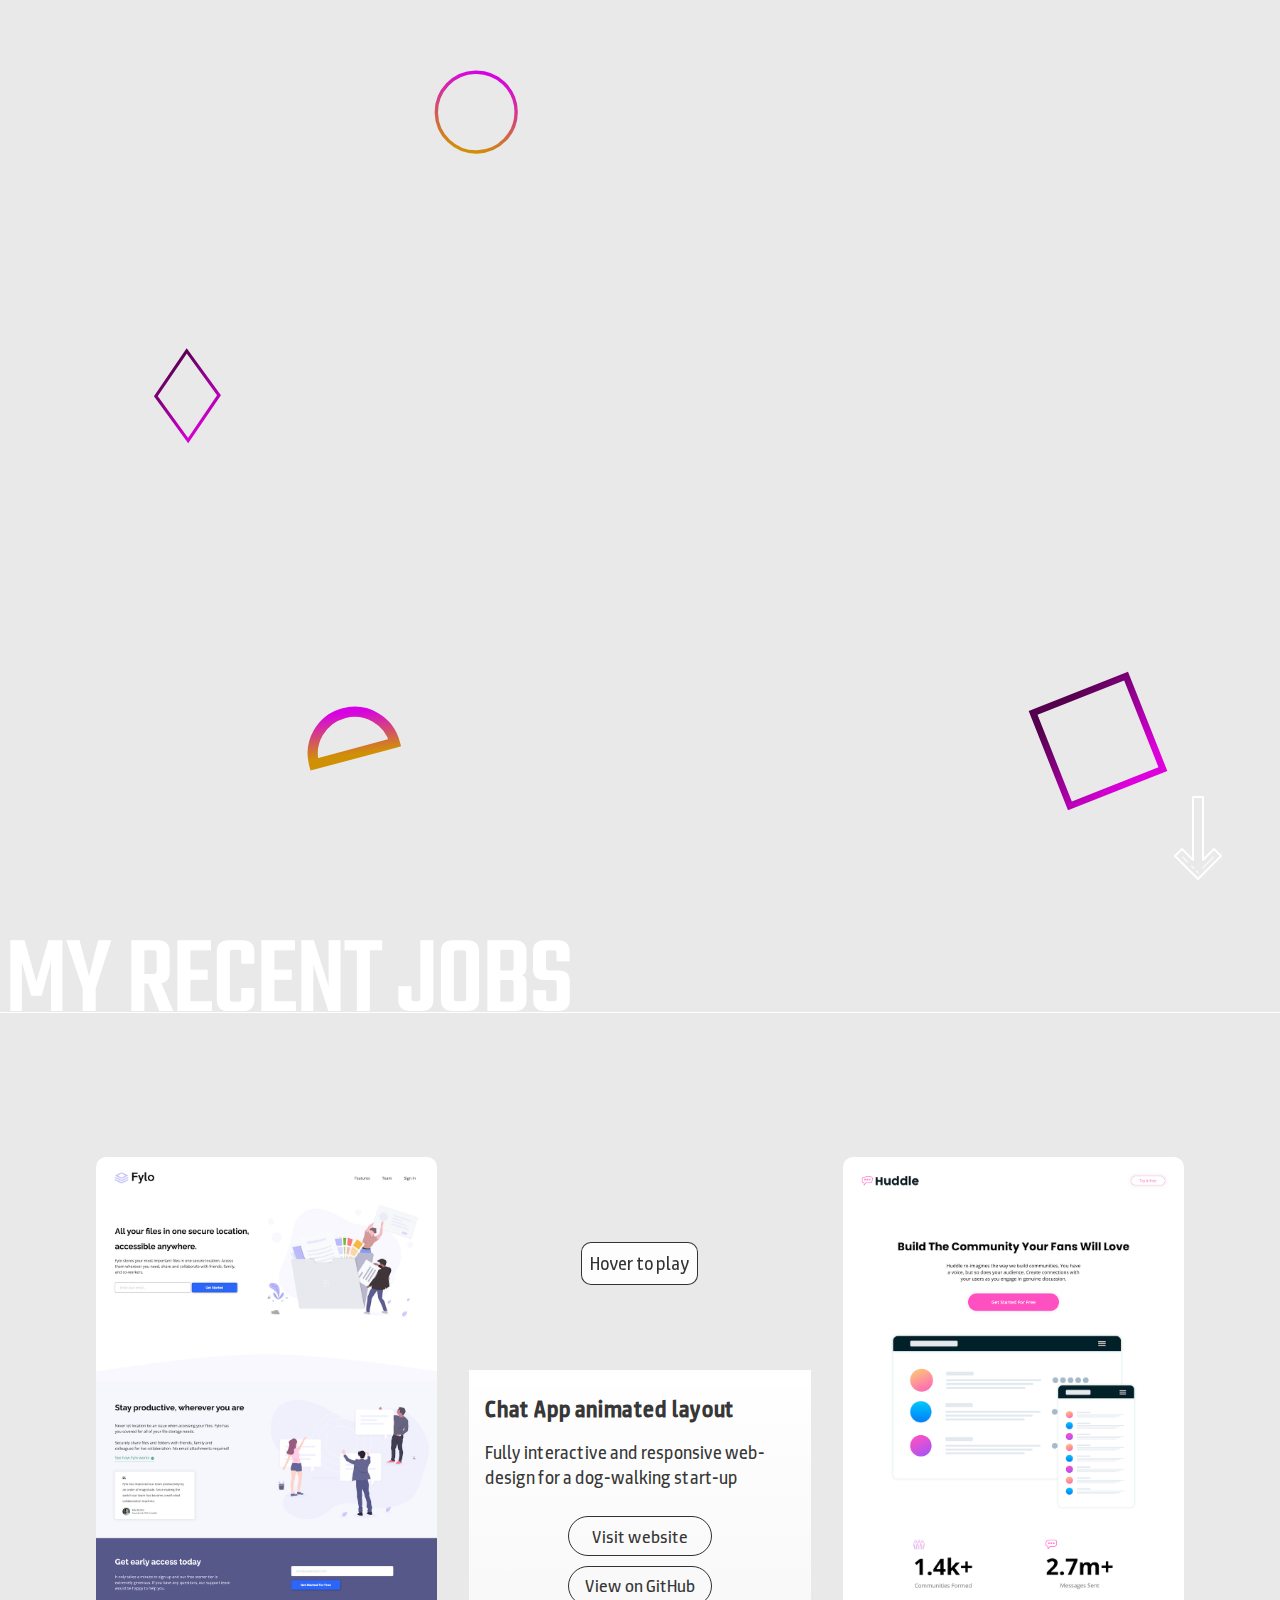
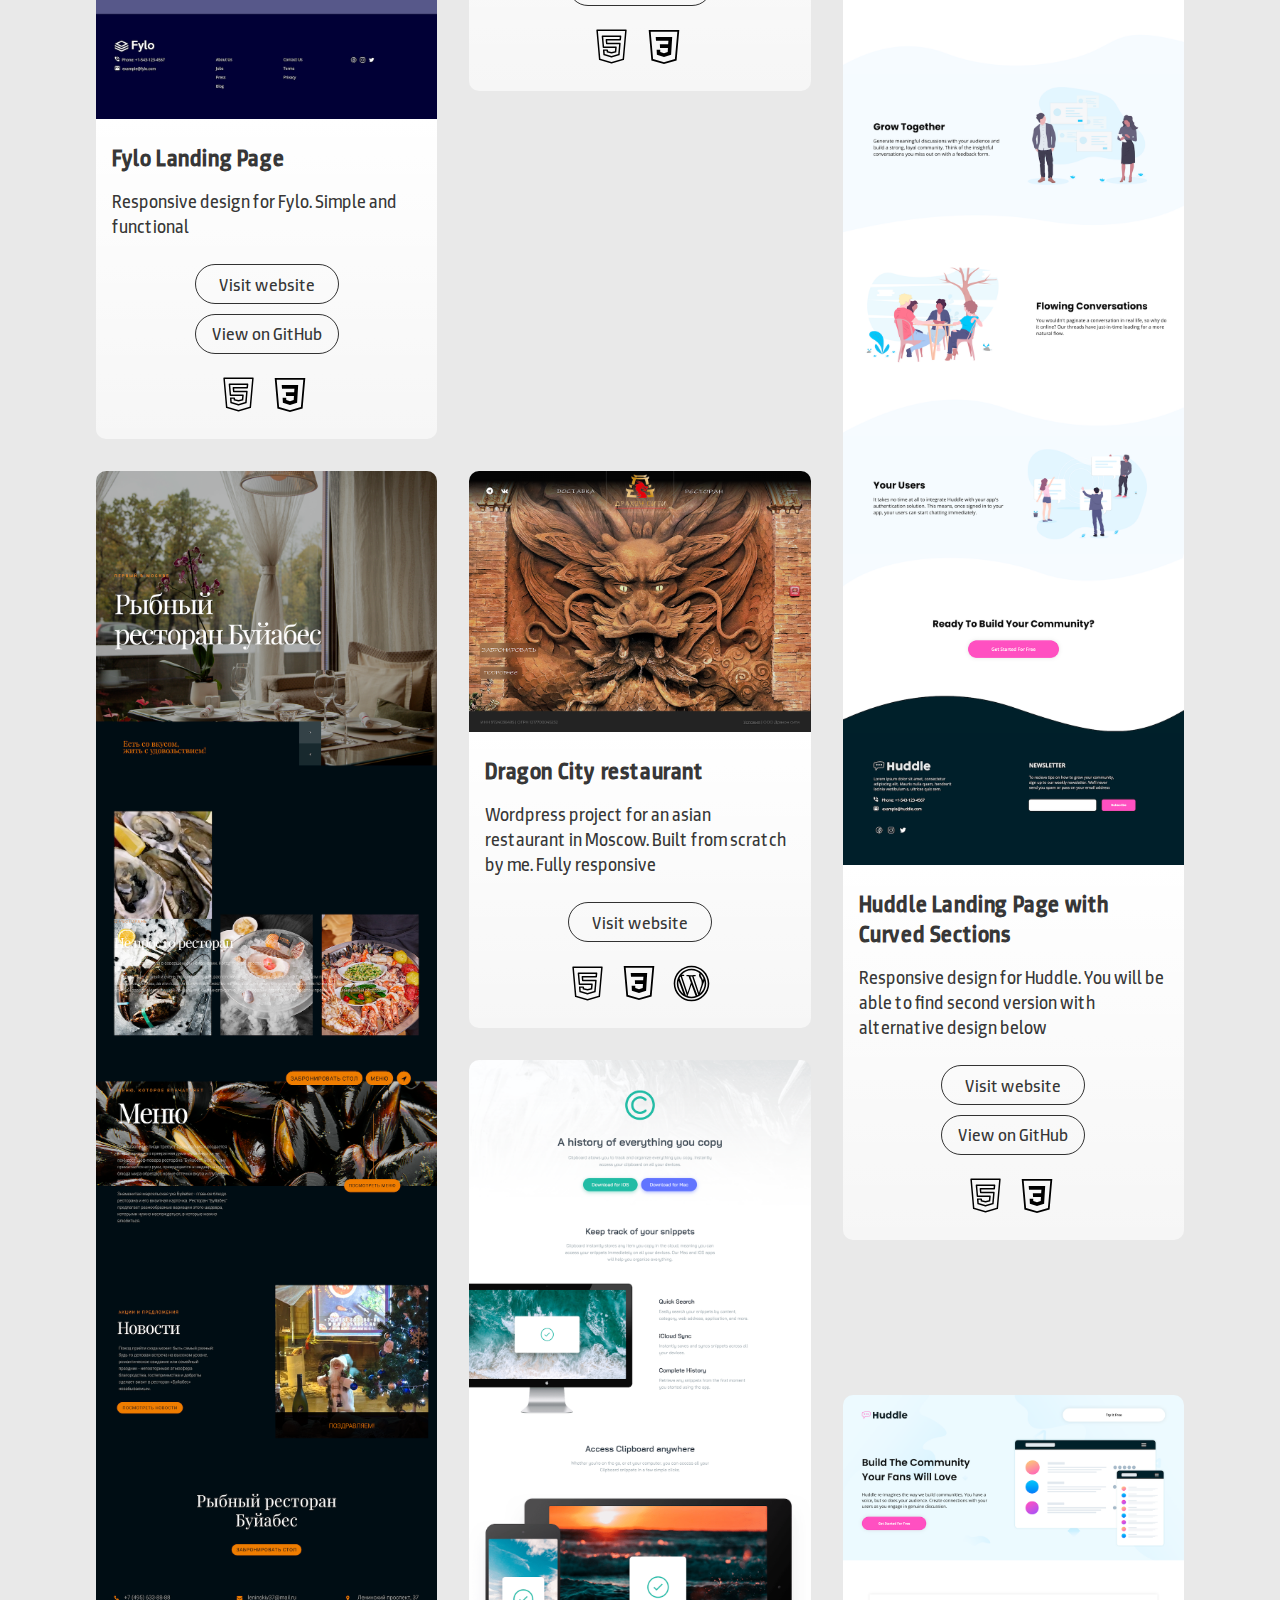
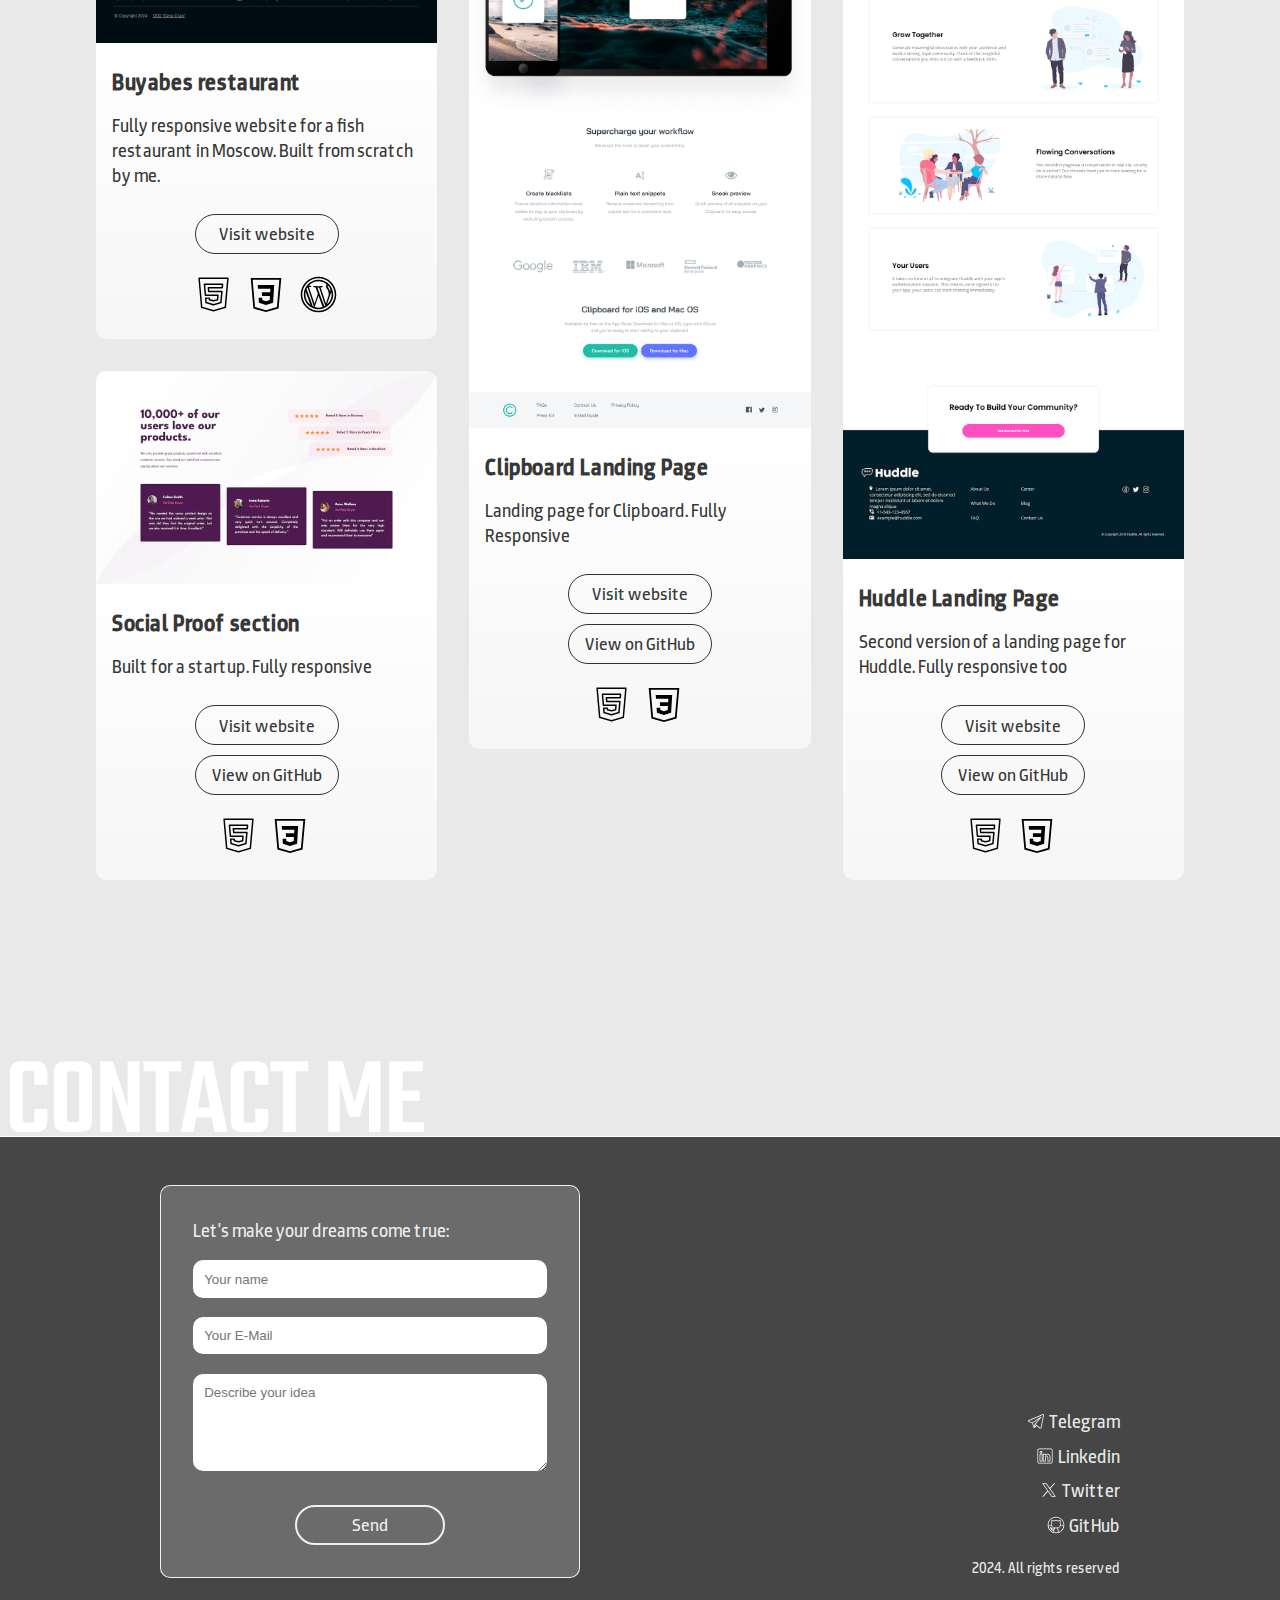
<file: index.html>
<!DOCTYPE html>
<html lang="en">
<head>
    <meta charset="UTF-8">
    <meta name="viewport" content="width=device-width, initial-scale=1.0">
    <title>Oleg Grigorenko | Web Developer</title>
    <link rel="stylesheet" href="./src/css/style.css">
    <link rel="stylesheet" href="./src/css/fonts_eng.css">
    <link href="https://fonts.googleapis.com/css2?family=Teko:wght@300..700&display=swap" rel="stylesheet">
</head>
<body>
    <header>
        <div class="logo">
            <img src="./images/peace-sign.svg" alt="">
            <h1>grigorenko</h1>
        </div>
        <nav>
            <ul>
                <li><a href="#introduction">About Me</a></li>
                <li><a href="#projects">Projects</a></li>
                <li><a href="#contact">Contact</a></li>
                <li><a href="./index_rus.html"><img src="./images/icons8-russia-48.png" alt=""></a></li>
            </ul>
        </nav>
        <div class="nav-sign" id="menu-button">
            <div class="stripe s1" id="s1"></div>
            <div class="stripe s2" id="s2"></div>
            <div class="stripe s3" id="s3"></div>
        </div>
    </header>
    <main>
        <div id="introduction">
            <div class="pinkfield" id="pink"></div>
            <div class="grayfield">
                <img src="./images/IMG_1599.PNG" alt="Oleg Grigorenko photo">
                <div class="whitebox right">
                    <div class="text">
                        <h2>Hi! I'm Frontend Developer</h2>
                        <p>
                            My name is Oleg Grigorenko and this is my portfolio <br>
                            Back in the days I was a CS student at Bauman's Moscow State Technical University,
                            but I chose enterpreneurship. <br> 
                            Now I'm back to the roots and build beautiful websites 
                            with both technical and business skills!
                        </p>
                        <div class="skills">
                            <img src="./images/icons8-html5.svg" alt="HTML5" id="html-icon">
                            <img src="./images/icons8-css3.svg" alt="CSS3" id="css-icon">
                            <img src="./images/icons8-js.svg" alt="JavaScript" id="js-icon">
                            <img src="./images/icons8-react-js-64.png" alt="React JS" id="react-icon">
                            <img src="./images/icons8-blender-3d.svg" alt="Blender" id="blender-icon">
                            <img src="./images/icons8-wordpress.svg" alt="WordPress" id="wp-icon">
                        </div>
                    </div>
                </div>
                <div id="arrow">
                    <a href="#projects"><img src="./images/icons8-arrow-100.png" alt=""></a>
                </div>
            </div>
        </div>
        <div id="projects">
            <h3>My recent jobs</h3>
            <div class="line"></div>
            <div class="projects-grid">
                <div class="project-card с1">
                    <img src="./images/grgrnkoo.github.io_Fylo-Landing-Page-With-Two-Columns-Layout__email= (1).png" alt="Fylo Landing page" class="preview">
                    <div class="description">
                        <h4>Fylo Landing Page</h4>
                        <p>Responsive design for Fylo. Simple and functional</p>
                        <div class="linkbar">
                            <a href="https://grgrnkoo.github.io/Fylo-Landing-Page-With-Two-Columns-Layout/" target="_blank"><button class="visit"><img src="./images/icons8-link.svg" alt=""><span>Visit website</span></button></a>
                            <a href="https://github.com/grgrnkoo/Fylo-Landing-Page-With-Two-Columns-Layout" target="_blank"><button class="github"><img src="./images/icons8-github.svg" alt=""><span>View on GitHub</span></button></a>
                        </div>
                        <div class="project-skills">
                            <img src="./images/icons8-html5.svg" alt="HTML5" class="htmlimage">
                            <img src="./images/icons8-css3.svg" alt="CSS3">
                        </div>
                    </div>
                </div>
                <div class="project-card с2">
                    <div class="videobox">
                        <video src="./images/chat-app.mov" class="preview" id="chatapp" muted></video>
                        <div id="hover1"><p>Hover to play</p></div>
                        <img src="./images/chatapp.png" alt="Chat App preview">
                    </div>
                    <div class="description">
                        <h4>Chat App animated layout</h4>
                        <p>Fully interactive and responsive web-design for a dog-walking start-up</p>
                        <div class="linkbar">
                            <a href="https://grgrnkoo.github.io/Chat-app-CSS-illustration/" target="_blank"><button class="visit"><img src="./images/icons8-link.svg" alt=""><span>Visit website</span></button></a>
                            <a href="https://github.com/grgrnkoo/Chat-app-CSS-illustration" target="_blank"><button class="github"><img src="./images/icons8-github.svg" alt=""><span>View on GitHub</span></button></a>
                        </div>
                        <div class="project-skills">
                            <img src="./images/icons8-html5.svg" alt="HTML5" class="htmlimage">
                            <img src="./images/icons8-css3.svg" alt="CSS3">
                        </div>
                    </div>
                </div>
                <div class="project-card c3 tall">
                    <img src="./images/grgrnkoo.github.io_Huddle-Landing-Page-with-Curved-Sections_ (1).png" alt="Huddle Landing with Curved Sections" class="preview">
                    <div class="description">
                        <h4>Huddle Landing Page with Curved Sections</h4>
                        <p>Responsive design for Huddle. You will be able to find second version with alternative design below</p>
                        <div class="linkbar">
                            <a href="https://grgrnkoo.github.io/Huddle-Landing-Page-with-Curved-Sections/" target="_blank"><button class="visit"><img src="./images/icons8-link.svg" alt=""><span>Visit website</span></button></a>
                            <a href="https://github.com/grgrnkoo/Huddle-Landing-Page-with-Curved-Sections" target="_blank"><button class="github"><img src="./images/icons8-github.svg" alt=""><span>View on GitHub</span></button></a>
                        </div>
                        <div class="project-skills">
                            <img src="./images/icons8-html5.svg" alt="HTML5" class="htmlimage">
                            <img src="./images/icons8-css3.svg" alt="CSS3">
                        </div>
                    </div>
                </div>
                <div class="project-card c4 tall">
                    <img src="./images/buyabes.ru_.png" alt="Buyabes restaurant" class="preview">
                    <div class="description">
                        <h4>Buyabes restaurant</h4>
                        <p>Fully responsive website for a fish restaurant in Moscow. Built from scratch by me.</p>
                        <div class="linkbar">
                            <a href="http://buyabes.ru/" target="_blank"><button class="visit"><img src="./images/icons8-link.svg" alt=""><span>Visit website</span></button></a>
                        </div>
                        <div class="project-skills">
                            <img src="./images/icons8-html5.svg" alt="HTML5" class="htmlimage">
                            <img src="./images/icons8-css3.svg" alt="CSS3">
                            <img src="./images/icons8-wordpress.svg" alt="Wordpress" class="wpimage">
                        </div>
                    </div>
                </div>
                <div class="project-card c5">
                    <img src="./images/dragoncity.ru_.png" alt="DragonCity" class="preview">
                    <div class="description">
                        <h4>Dragon City restaurant</h4>
                        <p>Wordpress project for an asian restaurant in Moscow. Built from scratch by me. Fully responsive</p>
                        <div class="linkbar">
                            <a href="https://dragoncity.ru/" target="_blank"><button class="visit"><img src="./images/icons8-link.svg" alt=""><span>Visit website</span></button></a>
                        </div>
                        <div class="project-skills">
                            <img src="./images/icons8-html5.svg" alt="HTML5" class="htmlimage">
                            <img src="./images/icons8-css3.svg" alt="CSS3">
                            <img src="./images/icons8-wordpress.svg" alt="Wordpress" class="wpimage">
                        </div>
                    </div>
                </div>
                <div class="project-card c6 tall">
                    <img src="./images/grgrnkoo.github.io_Clipboard-Landing-Page_ (1).png" alt="Clipboard Landing Page" class="preview">
                    <div class="description">
                        <h4>Clipboard Landing Page</h4>
                        <p>Landing page for Clipboard. Fully Responsive</p>
                        <div class="linkbar">
                            <a href="https://grgrnkoo.github.io/Clipboard-Landing-Page/" target="_blank"><button class="visit"><img src="./images/icons8-link.svg" alt=""><span>Visit website</span></button></a>
                            <a href="https://github.com/grgrnkoo/Clipboard-Landing-Page" target="_blank"><button class="github"><img src="./images/icons8-github.svg" alt=""><span>View on GitHub</span></button></a>
                        </div>
                        <div class="project-skills">
                            <img src="./images/icons8-html5.svg" alt="HTML5" class="htmlimage">
                            <img src="./images/icons8-css3.svg" alt="CSS3">
                        </div>
                    </div>
                </div>
                <div class="project-card c7 medium-tall">
                    <img src="./images/127.0.0.1_5500_index.html (1).png" alt="Huddle Landing Page" class="preview">
                    <div class="description">
                        <h4>Huddle Landing Page</h4>
                        <p>Second version of a landing page for Huddle. Fully responsive too</p>
                        <div class="linkbar">
                            <a href="https://grgrnkoo.github.io/Huddle-Landing-Page-With-Alternating-Feature-Blocks/" target="_blank"><button class="visit"><img src="./images/icons8-link.svg" alt=""><span>Visit website</span></button></a>
                            <a href="https://github.com/grgrnkoo/Huddle-Landing-Page-With-Alternating-Feature-Blocks/upload" target="_blank"><button class="github"><img src="./images/icons8-github.svg" alt=""><span>View on GitHub</span></button></a>
                        </div>
                        <div class="project-skills">
                            <img src="./images/icons8-html5.svg" alt="HTML5" class="htmlimage">
                            <img src="./images/icons8-css3.svg" alt="CSS3">
                        </div>
                    </div>
                </div>
                <div class="project-card c8">
                    <img src="./images/grgrnkoo.github.io_Social-Proof-Section_.png" alt="Social Proof Section" class="preview">
                    <div class="description">
                        <h4>Social Proof section</h4>
                        <p>Built for a startup. Fully responsive</p>
                        <div class="linkbar">
                            <a href="https://grgrnkoo.github.io/Social-Proof-Section/" target="_blank"><button class="visit"><img src="./images/icons8-link.svg" alt=""><span>Visit website</span></button></a>
                            <a href="https://github.com/grgrnkoo/Social-Proof-Section" target="_blank"><button class="github"><img src="./images/icons8-github.svg" alt=""><span>View on GitHub</span></button></a>
                        </div>
                        <div class="project-skills">
                            <img src="./images/icons8-html5.svg" alt="HTML5" class="htmlimage">
                            <img src="./images/icons8-css3.svg" alt="CSS3">
                        </div>
                    </div>
                </div>
                </div>
            </div>
        </div>
    </main>
    <footer id="contact">
        <div class="heading"><h3>Contact me</h3></div>
        <div class="line"></div>
        <div class="horizontalblock">
            <div class="contactform">
                <p>Let's make your dreams come true:</p>
                <form action="https://formsubmit.co/69b3777eba0c80b404bcf78e51695e23" method="post" autocomplete="on">
                    <input type="text" name="Name" placeholder="Your name" required>
                    <input type="email" name E-Mail placeholder="Your E-Mail" required>
                    <textarea name="ideas" id="ideas" placeholder="Describe your idea" rows="5"></textarea>
                    <input type="submit" value="Send">
                </form>
            </div>
            <div class="socials">
                <div class="socialsinner">
                    <a href="https://t.me/grgrnkoo" target="_blank"><img src="./images/icons8-telegram.svg" alt="">Telegram</a>
                    <a href="https://www.linkedin.com/in/oleg-grigorenko-991664117/" target="_blank"><img src="./images/icons8-linkedin.svg" alt="">Linkedin</a>
                    <a href="https://twitter.com/Oleg_JS" target="_blank"><img src="./images/icons8-twitterx.svg" alt="">Twitter</a>
                    <a href="https://github.com/grgrnkoo/" target="_blank"><img src="./images/icons8-github.svg" alt="">GitHub</a>
                </div>
                <p class="rights">2024. All rights reserved</p>
            </div>
        </div>
    </footer>
    <script src="./script.js"></script>
</body>
</html>
</file>
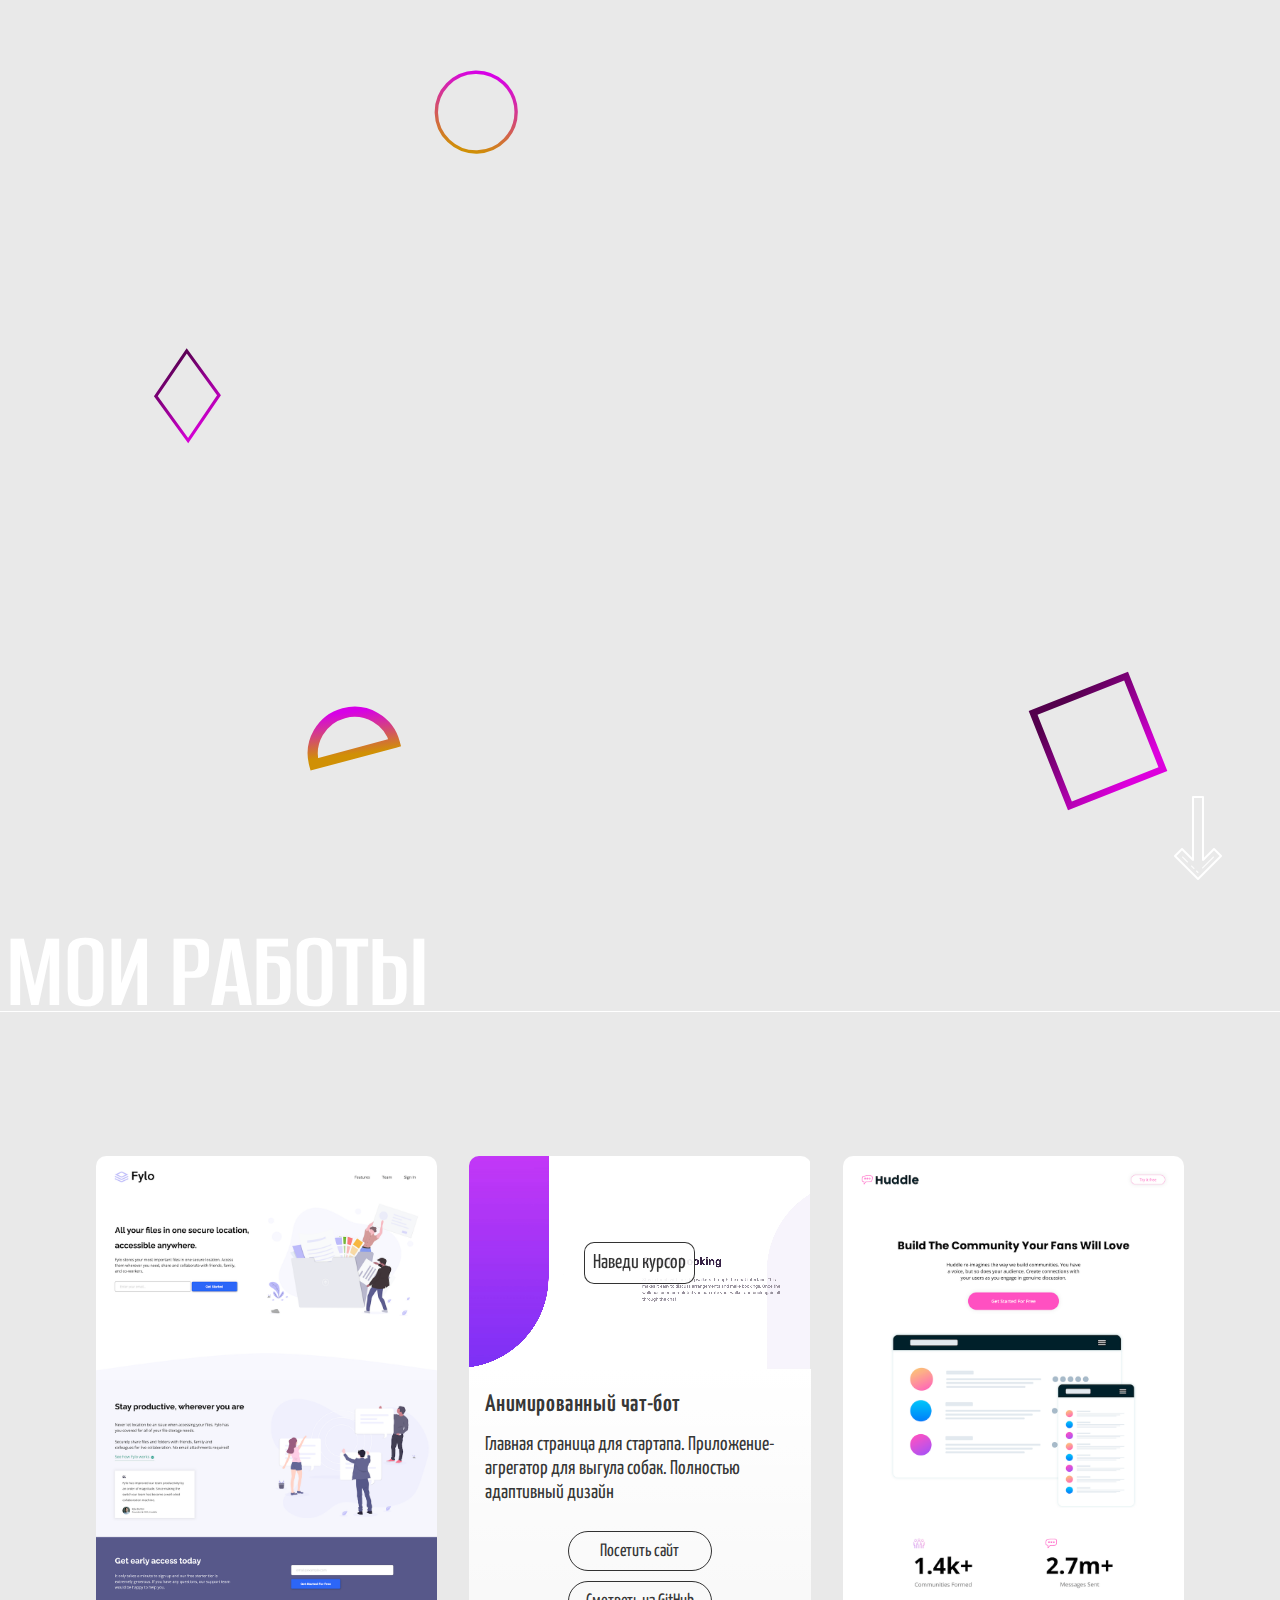
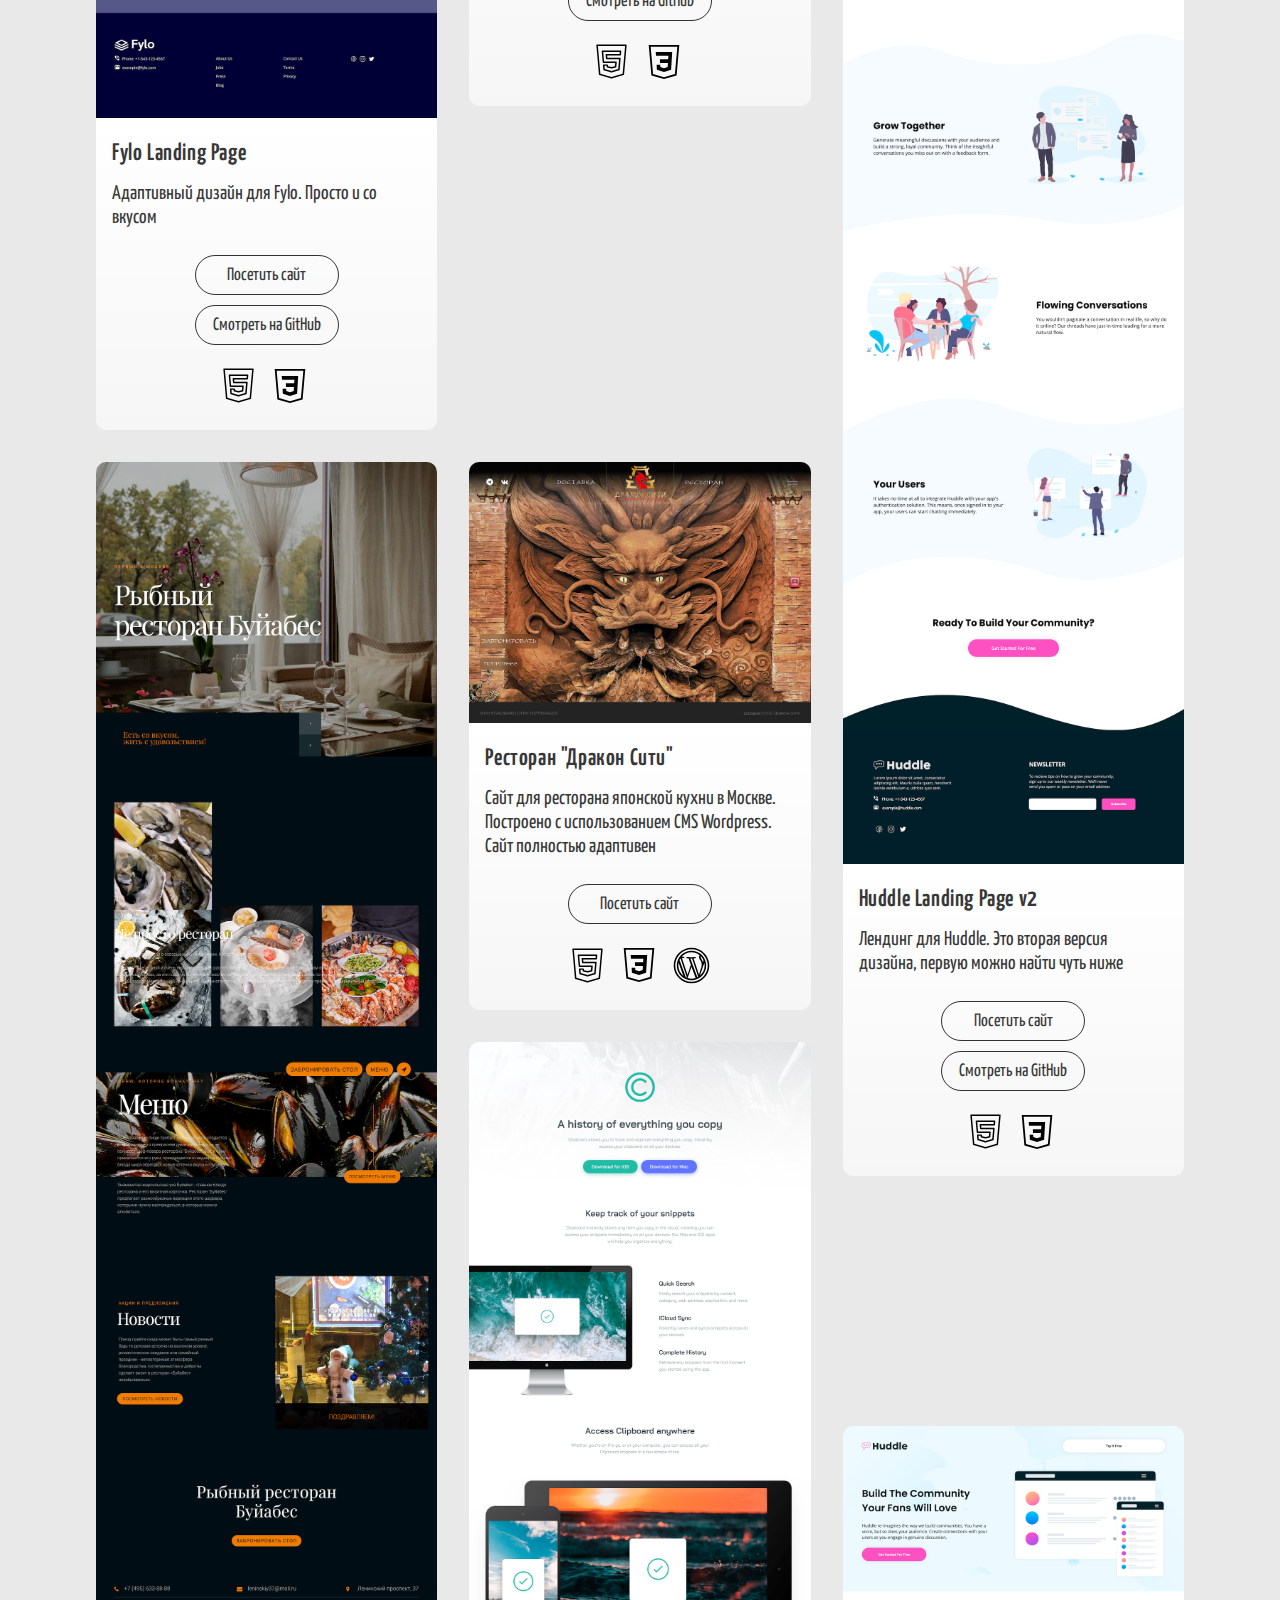
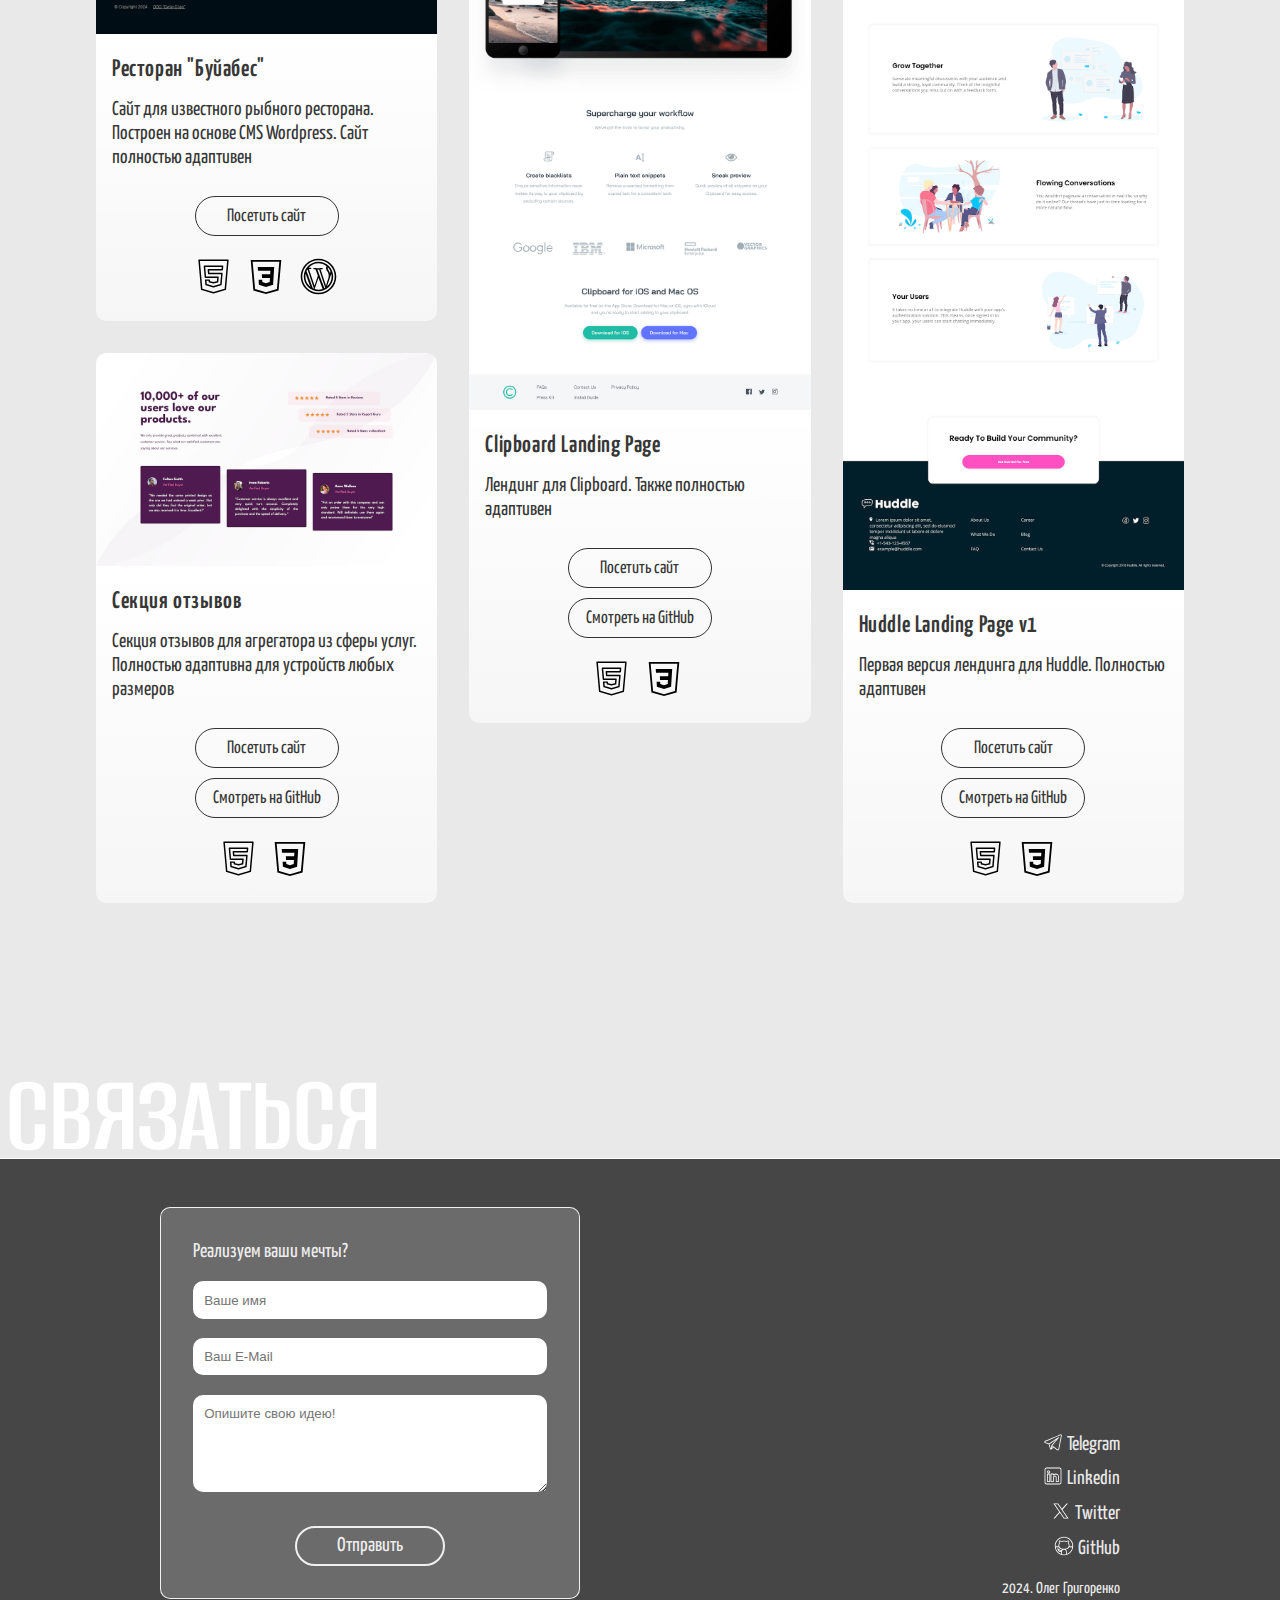
<file: index_rus.html>
<!DOCTYPE html>
<html lang="en">
<head>
    <meta charset="UTF-8">
    <meta name="viewport" content="width=device-width, initial-scale=1.0">
    <title>Oleg Grigorenko | Web Developer</title>
    <link rel="stylesheet" href="./src/css/style.css">
    <link rel="stylesheet" href="./src/css/fonts_rus.css">
    <link href="https://fonts.googleapis.com/css2?family=Yanone+Kaffeesatz:wght@200..700&display=swap" rel="stylesheet">
    <link href="https://fonts.googleapis.com/css2?family=Alumni+Sans:ital,wght@0,100..900;1,100..900&display=swap" rel="stylesheet">
    <link href="https://fonts.googleapis.com/css2?family=Teko:wght@300..700&display=swap" rel="stylesheet">
</head>
<body>
    <header>
        <div class="logo">
            <img src="./images/peace-sign.svg" alt="">
            <h1>grigorenko</h1>
        </div>
        <nav>
            <ul>
                <li><a href="#introduction">Обо мне</a></li>
                <li><a href="#projects">Проекты</a></li>
                <li><a href="#contact">Контакты</a></li>
                <li><a href="./index.html"><img src="./images/icons8-english-48.png" alt=""></a></li>
            </ul>
        </nav>
        <div class="nav-sign" id="menu-button">
            <div class="stripe s1" id="s1"></div>
            <div class="stripe s2" id="s2"></div>
            <div class="stripe s3" id="s3"></div>
        </div>
    </header>
    <main>
        <div id="introduction">
            <div class="pinkfield" id="pink"></div>
            <div class="grayfield">
                <img src="./images/IMG_1599.PNG" alt="Oleg Grigorenko photo">
                <div class="whitebox right">
                    <div class="text">
                        <h2>Привет! Я фронтенд-разработчик!</h2>
                        <p>
                            Меня зовут Олег Григоренко и это мое портфолио. <br>
                            Когда то я учился в МГТУ им. Баумана на факульете Информационные системы и телекоммуникации(ИУ3), но в итоге выбрал предпринимательство.
                            Спустя годы я понял, что вижу себя в сфере креатива и разработки, поэтому я вернулся к разработке и делаю креативные сайты с применением бизнес-навыков!
                        </p>
                        <div class="skills">
                            <img src="./images/icons8-html5.svg" alt="HTML5" id="html-icon">
                            <img src="./images/icons8-css3.svg" alt="CSS3" id="css-icon">
                            <img src="./images/icons8-js.svg" alt="JavaScript" id="js-icon">
                            <img src="./images/icons8-react-js-64.png" alt="React JS" id="react-icon">
                            <img src="./images/icons8-blender-3d.svg" alt="Blender" id="blender-icon">
                            <img src="./images/icons8-wordpress.svg" alt="WordPress" id="wp-icon">
                        </div>
                    </div>
                </div>
                <div id="arrow">
                    <a href="#projects"><img src="./images/icons8-arrow-100.png" alt=""></a>
                </div>
            </div>
        </div>
        <div id="projects">
            <h3>Мои работы</h3>
            <div class="line"></div>
            <div class="projects-grid">
                <div class="project-card с1">
                    <img src="./images/grgrnkoo.github.io_Fylo-Landing-Page-With-Two-Columns-Layout__email= (1).png" alt="Fylo Landing page" class="preview">
                    <div class="description">
                        <h4>Fylo Landing Page</h4>
                        <p>Адаптивный дизайн для Fylo. Просто и со вкусом</p>
                        <div class="linkbar">
                            <a href="https://grgrnkoo.github.io/Fylo-Landing-Page-With-Two-Columns-Layout/" target="_blank"><button class="visit"><img src="./images/icons8-link.svg" alt=""><span>Посетить сайт</span></button></a>
                            <a href="https://github.com/grgrnkoo/Fylo-Landing-Page-With-Two-Columns-Layout" target="_blank"><button class="github"><img src="./images/icons8-github.svg" alt=""><span>Смотреть на GitHub</span></button></a>
                        </div>
                        <div class="project-skills">
                            <img src="./images/icons8-html5.svg" alt="HTML5" class="htmlimage">
                            <img src="./images/icons8-css3.svg" alt="CSS3">
                        </div>
                    </div>
                </div>
                <div class="project-card с2">
                    <div class="videobox">
                        <video src="./images/chat-app.mov" class="preview" id="chatapp" muted></video>
                        <div id="hover1"><p>Наведи курсор</p></div>
                        <img src="./images/chatapp.png" alt="Chat App preview">
                    </div>
                    <div class="description">
                        <h4>Анимированный чат-бот</h4>
                        <p>Главная страница для стартапа. Приложение-агрегатор для выгула собак. Полностью адаптивный дизайн</p>
                        <div class="linkbar">
                            <a href="https://grgrnkoo.github.io/Chat-app-CSS-illustration/" target="_blank"><button class="visit"><img src="./images/icons8-link.svg" alt=""><span>Посетить сайт</span></button></a>
                            <a href="https://github.com/grgrnkoo/Chat-app-CSS-illustration" target="_blank"><button class="github"><img src="./images/icons8-github.svg" alt=""><span>Смотреть на GitHub</span></button></a>
                        </div>
                        <div class="project-skills">
                            <img src="./images/icons8-html5.svg" alt="HTML5" class="htmlimage">
                            <img src="./images/icons8-css3.svg" alt="CSS3">
                        </div>
                    </div>
                </div>
                <div class="project-card c3 tall">
                    <img src="./images/grgrnkoo.github.io_Huddle-Landing-Page-with-Curved-Sections_ (1).png" alt="Huddle Landing with Curved Sections" class="preview">
                    <div class="description">
                        <h4>Huddle Landing Page v2</h4>
                        <p>Лендинг для Huddle. Это вторая версия дизайна, первую можно найти чуть ниже</p>
                        <div class="linkbar">
                            <a href="https://grgrnkoo.github.io/Huddle-Landing-Page-with-Curved-Sections/" target="_blank"><button class="visit"><img src="./images/icons8-link.svg" alt=""><span>Посетить сайт</span></button></a>
                            <a href="https://github.com/grgrnkoo/Huddle-Landing-Page-with-Curved-Sections" target="_blank"><button class="github"><img src="./images/icons8-github.svg" alt=""><span>Смотреть на GitHub</span></button></a>
                        </div>
                        <div class="project-skills">
                            <img src="./images/icons8-html5.svg" alt="HTML5" class="htmlimage">
                            <img src="./images/icons8-css3.svg" alt="CSS3">
                        </div>
                    </div>
                </div>
                <div class="project-card c4 tall">
                    <img src="./images/buyabes.ru_.png" alt="Buyabes restaurant" class="preview">
                    <div class="description">
                        <h4>Ресторан "Буйабес"</h4>
                        <p>Сайт для известного рыбного ресторана. Построен на основе CMS Wordpress. Сайт полностью адаптивен</p>
                        <div class="linkbar">
                            <a href="http://buyabes.ru/" target="_blank"><button class="visit"><img src="./images/icons8-link.svg" alt=""><span>Посетить сайт</span></button></a>
                        </div>
                        <div class="project-skills">
                            <img src="./images/icons8-html5.svg" alt="HTML5" class="htmlimage">
                            <img src="./images/icons8-css3.svg" alt="CSS3">
                            <img src="./images/icons8-wordpress.svg" alt="Wordpress" class="wpimage">
                        </div>
                    </div>
                </div>
                <div class="project-card c5">
                    <img src="./images/dragoncity.ru_.png" alt="DragonCity" class="preview">
                    <div class="description">
                        <h4>Ресторан "Дракон Сити"</h4>
                        <p>Сайт для ресторана японской кухни в Москве. Построено с использованием CMS Wordpress. Сайт полностью адаптивен</p>
                        <div class="linkbar">
                            <a href="https://dragoncity.ru/" target="_blank"><button class="visit"><img src="./images/icons8-link.svg" alt=""><span>Посетить сайт</span></button></a>
                        </div>
                        <div class="project-skills">
                            <img src="./images/icons8-html5.svg" alt="HTML5" class="htmlimage">
                            <img src="./images/icons8-css3.svg" alt="CSS3">
                            <img src="./images/icons8-wordpress.svg" alt="Wordpress" class="wpimage">
                        </div>
                    </div>
                </div>
                <div class="project-card c6 tall">
                    <img src="./images/grgrnkoo.github.io_Clipboard-Landing-Page_ (1).png" alt="Clipboard Landing Page" class="preview">
                    <div class="description">
                        <h4>Clipboard Landing Page</h4>
                        <p>Лендинг для Clipboard. Также полностью адаптивен</p>
                        <div class="linkbar">
                            <a href="https://grgrnkoo.github.io/Clipboard-Landing-Page/" target="_blank"><button class="visit"><img src="./images/icons8-link.svg" alt=""><span>Посетить сайт</span></button></a>
                            <a href="https://github.com/grgrnkoo/Clipboard-Landing-Page" target="_blank"><button class="github"><img src="./images/icons8-github.svg" alt=""><span>Смотреть на GitHub</span></button></a>
                        </div>
                        <div class="project-skills">
                            <img src="./images/icons8-html5.svg" alt="HTML5" class="htmlimage">
                            <img src="./images/icons8-css3.svg" alt="CSS3">
                        </div>
                    </div>
                </div>
                <div class="project-card c7 medium-tall">
                    <img src="./images/127.0.0.1_5500_index.html (1).png" alt="Huddle Landing Page" class="preview">
                    <div class="description">
                        <h4>Huddle Landing Page v1</h4>
                        <p>Первая версия лендинга для Huddle. Полностью адаптивен</p>
                        <div class="linkbar">
                            <a href="https://grgrnkoo.github.io/Huddle-Landing-Page-With-Alternating-Feature-Blocks/" target="_blank"><button class="visit"><img src="./images/icons8-link.svg" alt=""><span>Посетить сайт</span></button></a>
                            <a href="https://github.com/grgrnkoo/Huddle-Landing-Page-With-Alternating-Feature-Blocks/upload" target="_blank"><button class="github"><img src="./images/icons8-github.svg" alt=""><span>Смотреть на GitHub</span></button></a>
                        </div>
                        <div class="project-skills">
                            <img src="./images/icons8-html5.svg" alt="HTML5" class="htmlimage">
                            <img src="./images/icons8-css3.svg" alt="CSS3">
                        </div>
                    </div>
                </div>
                <div class="project-card c8">
                    <img src="./images/grgrnkoo.github.io_Social-Proof-Section_.png" alt="Social Proof Section" class="preview">
                    <div class="description">
                        <h4>Секция отзывов</h4>
                        <p>Секция отзывов для агрегатора из сферы услуг. Полностью адаптивна для устройств любых размеров</p>
                        <div class="linkbar">
                            <a href="https://grgrnkoo.github.io/Social-Proof-Section/" target="_blank"><button class="visit"><img src="./images/icons8-link.svg" alt=""><span>Посетить сайт</span></button></a>
                            <a href="https://github.com/grgrnkoo/Social-Proof-Section" target="_blank"><button class="github"><img src="./images/icons8-github.svg" alt=""><span>Смотреть на GitHub</span></button></a>
                        </div>
                        <div class="project-skills">
                            <img src="./images/icons8-html5.svg" alt="HTML5" class="htmlimage">
                            <img src="./images/icons8-css3.svg" alt="CSS3">
                        </div>
                    </div>
                </div>
                </div>
            </div>
        </div>
    </main>
    <footer id="contact">
        <div class="heading"><h3>Связаться</h3></div>
        <div class="line"></div>
        <div class="horizontalblock">
            <div class="contactform">
                <p>Реализуем ваши мечты?</p>
                <form action="https://formsubmit.co/69b3777eba0c80b404bcf78e51695e23" method="post" autocomplete="on">
                    <input type="text" name="Name" placeholder="Ваше имя" required>
                    <input type="email" name E-Mail placeholder="Ваш E-Mail" required>
                    <textarea name="ideas" id="ideas" placeholder="Опишите свою идею!" rows="5"></textarea>
                    <input type="submit" value="Отправить">
                </form>
            </div>
            <div class="socials">
                <div class="socialsinner">
                    <a href="https://t.me/grgrnkoo" target="_blank"><img src="./images/icons8-telegram.svg" alt="">Telegram</a>
                    <a href="https://www.linkedin.com/in/oleg-grigorenko-991664117/" target="_blank"><img src="./images/icons8-linkedin.svg" alt="">Linkedin</a>
                    <a href="https://twitter.com/Oleg_JS" target="_blank"><img src="./images/icons8-twitterx.svg" alt="">Twitter</a>
                    <a href="https://github.com/grgrnkoo/" target="_blank"><img src="./images/icons8-github.svg" alt="">GitHub</a>
                </div>
                <p class="rights">2024. Олег Григоренко</p>
            </div>
        </div>
    </footer>
    <script src="./script.js"></script>
</body>
</html>
</file>
<file: src/css/style.css>
* {
    padding: 0;
    margin: 0;
    box-sizing: border-box;
}

html {
    height: 100%;
}

body {
    display: flex;
    flex-direction: column;
    min-height: 100%;
    background-color: #E9E9E9;
    background-image: url("data:image/svg+xml,%3Csvg xmlns='http://www.w3.org/2000/svg' viewBox='0 0 1600 900'%3E%3Cdefs%3E%3ClinearGradient id='a' x1='0' x2='0' y1='1' y2='0' gradientTransform='rotate(195,0.5,0.5)'%3E%3Cstop offset='0' stop-color='%23D700E7'/%3E%3Cstop offset='1' stop-color='%23D09005'/%3E%3C/linearGradient%3E%3ClinearGradient id='b' x1='0' x2='0' y1='0' y2='1' gradientTransform='rotate(153,0.5,0.5)'%3E%3Cstop offset='0' stop-color='%23DD00DD'/%3E%3Cstop offset='1' stop-color='%2354004D'/%3E%3C/linearGradient%3E%3C/defs%3E%3Cg fill='%23FFF' fill-opacity='0' stroke-miterlimit='10'%3E%3Cg stroke='url(%23a)' stroke-width='10.23'%3E%3Cpath transform='translate(-4.2 -2.4) rotate(-2.4 1409 581) scale(0.982)' d='M1409 581 1450.35 511 1490 581z'/%3E%3Ccircle stroke-width='3.4100000000000006' transform='translate(-15 6) rotate(-1.2 800 450) scale(0.997)' cx='500' cy='100' r='40'/%3E%3Cpath transform='translate(-4.2 9) rotate(-15 401 736) scale(0.997)' d='M400.86 735.5h-83.73c0-23.12 18.74-41.87 41.87-41.87S400.86 712.38 400.86 735.5z'/%3E%3C/g%3E%3Cg stroke='url(%23b)' stroke-width='3.1'%3E%3Cpath transform='translate(36 3.6) rotate(-0.9 150 345) scale(1.006)' d='M149.8 345.2 118.4 389.8 149.8 434.4 181.2 389.8z'/%3E%3Crect stroke-width='6.820000000000001' transform='translate(9 -18) rotate(-21.6 1089 759)' x='1039' y='709' width='100' height='100'/%3E%3Cpath transform='translate(-2.4 -2.4) rotate(-3.6 1400 132) scale(0.97)' d='M1426.8 132.4 1405.7 168.8 1363.7 168.8 1342.7 132.4 1363.7 96 1405.7 96z'/%3E%3C/g%3E%3C/g%3E%3C/svg%3E");
    background-attachment: fixed;
    background-size: cover;
    font-size: 18px;
    min-width: 350px;
}

img, video {
    overflow: hidden;
}

header {
    z-index: 1;
    position: fixed;
    right: 2rem;
    top: 1rem;
    padding: 1rem 2rem;
    display: flex;
    flex-direction: row;
    justify-content: space-between;
    align-items: center;
    height: 5rem;
    max-width: 70vw;
    width: fit-content;
    min-width: 20vw;
    background-color: hsla(0, 100%, 100%, 90%);
    margin: 1rem auto;
    border-radius: 10rem;
    opacity: 0;
    animation: 1s appear linear 2s forwards;
}

header .logo {
    height: 100%;
    display: flex;
    align-items: center;
    flex-wrap: nowrap;
    margin-right: 2rem;
}

.logo > img {
    position: relative;
    left: 7px;
    transform: rotateZ(-10deg);
    max-height: 50px;
    display: inline-block;
    filter: invert(65%) sepia(36%) saturate(7053%) hue-rotate(284deg) brightness(103%) contrast(106%) drop-shadow(0px 0px 5px hsl(309, 100%, 67%));
    animation: shake 5s linear 3s infinite;
}

@keyframes shake {
    3% {
        transform: rotateZ(-15deg);
    }
    6% {
        transform: rotateZ(-10deg);
    }
    10% {
        transform: rotateZ(3deg);
    }
    16% {
        transform: rotateZ(-10deg);
    }
    100% {
        transform: rotateZ(-10deg);
    }
}

@keyframes slidepink {
    0% {
        transform: translateY(-100%);
    }
    75% {
        transform: translateY(2%);
    }
    100% {
        transform: none;
    }
}

@keyframes slidewhite {
    0% {
        transform: translateX(100%);
    }
    75% {
        transform: translateX(-2%);
    }
    100% {
        transform: none;
    }
}

@keyframes appear {
    0% {
        opacity: 0;
    }
    100% {
        opacity: 1;
    }
}

.logo > h1, h3 {
    position: relative;
    top: .25rem;
    display: inline-block;
    align-self: center;
    text-transform: uppercase;
    font-size: 3em;
    font-weight: 500;
    letter-spacing: -2px;
    z-index: 2;
}

nav {
    display: none;
}

header ul {
    list-style-type: none;
    display: flex;
    flex-direction: row;
    align-items: center;
    padding: 0 2rem;
}

li > a {
    display: flex;
    justify-content: center;
    align-items: center;
    text-decoration: none;
    color: hsl(0, 0%, 0%);
    padding: 0 1rem;
}

li > a:hover {
    color: hsl(309, 100%, 67%);
}

li img {
    width: 1.5rem;
}

li img:hover {
    filter: grayscale(50%);
}

.nav-sign {
    aspect-ratio: 1 / 1;
    height: 20px;
    display: flex;
    flex-direction: column;
    justify-content: space-around;
    align-items: center;
}

.nav-sign:hover {
    cursor: pointer;
}

.stripe {
    height: 2px;
    background-color: hsl(0, 0%, 0%);
    width: 100%;
}

#introduction {
    display: flex;
    position: relative;
    bottom: 6rem;
    height: 100vh;
}

.pinkfield {
    width: calc(2rem + 20vw);
    height: calc(100vh + 4rem);
    background: linear-gradient(hsl(309, 100%, 67%), hsl(310, 49%, 15%));    
    border-bottom-right-radius: 5rem;
    box-shadow: inset 0px 0px 5px 2px hsla(0, 100%, 100%, 40%);
    animation: 1s slidepink ease-in forwards;
    transform: translateY(-100%);
}

.grayfield {
    position: relative;
    top: 4rem;
    display: flex;
    align-items: center;
    justify-content: space-between;
    flex-grow: 1;
}

.grayfield > img {
    display: flex;
    margin: auto 0;
    min-width: 35vw;
    width: auto;
    height: auto;
    aspect-ratio: 1/1.3;
    object-fit: cover;
    width: 20rem;
    filter: grayscale(70%);
    border-radius: 30%;
    overflow: hidden;
    transform: translateX(-50%);
    transition: transform .5s;
    opacity: 0;
    animation: 1s appear linear 2s forwards;
}

.grayfield > img:hover {
    filter: none;
    transform: scale(110%) translateX(-45%);
}

.whitebox {
    background-color: hsla(0, 100%, 100%, 80%);
    position: relative;
    margin-top: 5rem;
    box-shadow: inset 0px 0px 5px 2px hsl(0, 100%, 100%);
    width: fit-content;
    color: hsla(0, 0%, 0%, 80%);
    transform: translateX(100%);
    animation: 1.2s slidewhite ease-in forwards .5s;
}

.right {
    right: 0;
    border-top-left-radius: 5rem;
    border-bottom-left-radius: 5rem;
}

.left {
    left: 0;
    border-top-right-radius: 5rem;
    border-bottom-right-radius: 5rem;
}

.text {
    max-width: 35vw;
    display: block;
    margin: 3rem 10rem 3rem 5rem;
    /* color: hsl(0, 100%, 100%); */
    opacity: 0;
    animation: 1s appear linear 2s forwards;
}

.text p {
    margin: 1.2rem 0 1rem 0;
}

.skills {
    display: flex;
    align-items: center;
}

.skills img {
    padding: 0 3px;
}

.skills img:hover {
    filter: invert(65%) sepia(36%) saturate(7053%) hue-rotate(284deg) brightness(103%) contrast(106%) drop-shadow(0px 0px 5px hsl(309, 100%, 67%));
}

.text h2 {
    letter-spacing: .8px;
}

#html-icon, #react-icon {
    height: 43px;
}

#js-icon, #wp-icon  {
    height: 46px;
}

#arrow {
    position: absolute;
    top: calc(100vh - 5rem);
    right: 2rem;
    filter: invert(91%) sepia(100%) saturate(35%) hue-rotate(257deg) brightness(107%) contrast(100%);
}

#arrow:hover {
    filter: invert(65%) sepia(36%) saturate(7053%) hue-rotate(284deg) brightness(103%) contrast(106%);
}

h3 {
    font-size: 7rem;
    margin-left: .3rem;
    color: hsl(0, 100%, 100%);
}

.line {
    height: 1px;
    width: 100vw;
    position: relative;
    bottom: 3rem;
    background-color: hsl(0, 100%, 100%);
}

.projects-grid {
    margin: 0 auto;
    display: grid;
    grid: repeat(auto-fill, minmax(10px, 1fr)) / repeat(3, 1fr);
    max-width: 1380px;
    padding: 5rem 5rem;
    grid-auto-rows: min-content;
}

.project-card {
    display: flex;
    flex-direction: column;
    height: fit-content;
    border-radius: 10px;
    overflow: hidden;
    margin: 1rem;
    color: hsla(0, 0%, 0%, 80%);
}

.project-card .description {
    background: linear-gradient(hsla(0, 100%, 100%, 100%), hsla(0, 100%, 100%, 60%));
}

.project-card h4 {
    padding: .5rem 1rem;
    padding-top: 1rem;
    font-size: 1.2em;
    letter-spacing: .6px;
    margin-top: .5rem;
}

.project-card p {
    margin: .5rem 0 1.2rem 0;
}

.videobox {
    display: flex;
    justify-content: center;
    align-items: center;
}

.videobox img {
    display: none;
}

#hover1 {
    position: absolute;
    background-color: hsla(0, 100%, 100%, 90%);
    border: 1px solid hsla(0, 0%, 0%, 80%);
    display: flex;
    justify-content: center;
    align-items: center;
    border-radius: 10px;
    p {
        padding: 0;
        margin: .5rem;
    }
}

.project-card .linkbar {
    margin: 1.3rem 0 .5rem 0;
    text-align: center;
}

.project-card .linkbar, .project-card .project-skills, .project-card  p {
    padding: 0 1rem;
}

.project-skills img {
    margin: .2rem;
    scale: 90%;
}

.htmlimage {
    height: 41px;
}

.wpimage {
    height: 43px;
}

.project-skills {
    width: 100%;
    display: flex;
    justify-content: center;
    align-items: center;
    padding-top: .5rem;
    padding-bottom: .7rem;
    margin-bottom: 1rem;
}

.linkbar button, input[type="submit"] {
    width: 9rem;
    height: 2.5rem;
    border: none;
    outline: none;
    box-shadow: none;
    padding: 5px 15px;
    margin: 5px;
    border-radius: 20px;
    font-size: 1.1rem;
    margin: .3rem 1rem;
    background: transparent;
    border: 1px solid hsla(0, 0%, 0%, 80%);
}

.linkbar button:hover {
    cursor: pointer;
    border: 1px solid hsla(0, 0%, 0%, 40%);
    color: hsla(0, 0%, 0%, 40%);
    img {
        display: flex;
    };
    span {
        display: none;
    }
}

.linkbar a {
    color: hsla(0, 0%, 0%, 80%);
}

a:visited, .linkbar a:visited, a:link, a:active, .linkbar a:link, .linkbar a:active, button span {
    color: hsla(0, 0%, 0%, 80%);
}

button img {
    position: relative;
    left: 2px;
    height: 1rem;
    padding-right: .3rem;
    display: none;
    margin: auto;
}

.github img {
    height: 1.3rem;
}

.tall {
    grid-row: span 3;
}

.medium-tall {
    grid-row: span 2;
}

.project-card .preview {
    width: 100%;
}

.horizontalblock {
    width: 100%;
    display: flex;
    padding: 3rem 10rem;
    color: hsla(0, 100%, 100%, 90%);
    background-color: hsla(0, 0%, 0%, 70%);
}

#contact .line {
    position: relative;
    top: 0px;
}

#contact .heading {
    position: relative;
    top: 45px;
} 

form {
    display: flex;
    flex-direction: column;
    justify-content: space-around;
}

input[type="submit"] {
    width: 150px;
    align-self: center;
    margin: 1.5rem 0 0 0;
    color: hsla(0, 100%, 100%, 90%);
    border: 2px solid hsla(0, 100%, 100%, 90%);
}

input[type="submit"]:hover {
    border: 2px solid hsla(0, 100%, 100%, 50%);
    color: hsla(0, 100%, 100%, 50%);
    cursor: pointer;
}

input, textarea {
    padding: .7rem .7rem;
    margin: .6rem 0;
    width: 100%;
    font-family: Arial, Helvetica, sans-serif;
    border-radius: 10px;
    border: none;
    outline: none;
}

input::placeholder, textarea::placeholder {
    font-family: Arial, Helvetica, sans-serif;
}

.rights {
    color: hsla(0, 100%, 100%, 90%);
    font-size: .8em;
    text-align: center;
}

.contactform {
    width: 100%;
    display: flex;
    flex-direction: column;
    background-color: hsla(0, 100%, 100%, 20%);
    border: 1px solid hsla(0, 100%, 100%, 90%);
    padding: 2rem;
    border-radius: 10px;
    margin-right: 10rem;
}

.contactform p {
    padding-bottom: .5rem;
}

.socials {
    width: 100%;
    display: flex;
    flex-direction: column;
    justify-content: flex-end;
    align-items: flex-end;
}

.socialsinner {
    width: 100%;
    display: flex;
    flex-direction: column;
    align-items: flex-end;
    padding-bottom: 1rem;
}

.socialsinner > p, .socialsinner a {
    padding: .3rem 0;
}

.socials img {
    height: 1em;
    position: relative;
    top: 2px;
    padding-right: .2em;
    filter: invert(100%) sepia(97%) saturate(13%) hue-rotate(207deg) brightness(104%) contrast(103%);
}

.socials a {
    text-decoration: none;
    color: hsla(0, 100%, 100%, 90%);
}

.socials a:hover {
    filter: invert(65%) sepia(36%) saturate(7053%) hue-rotate(284deg) brightness(103%) contrast(106%);
}

.newline {
    display: none;
}

@media only screen and (max-width: 1280px) {
    .text {
        margin: 3rem 5rem 3rem 5rem;
    }
}

@media only screen and (max-width: 1100px) and (orientation: portrait) {
    .text {
        max-width: 100%;
        margin: 1rem 3rem;
        text-align: center;
        height: fit-content;
    }

    body {
        font-size: 16px;
    }

    header {
        max-width: 70vw;
        right: auto;
        align-self: center;
    }

    header ul {
        padding: 0;
    }

    .skills {
        justify-content: center;
    }

    .skills img:hover {
        filter: none;
    }

    #introduction {
        flex-direction: column;
        top: 5rem;
    }

    .contactform {
        margin-right: 0;
    }

    .pinkfield {
        display: none;
    }

    .grayfield {
        position: relative;
        top: 0;
        flex-direction: column;
        justify-content: center;
    }

    .grayfield > img {
        display: flex;
        flex-shrink: 1;
        transform: none;
        max-width: 70vw;
        margin: auto 0;
        max-width: 70vw;
        padding-bottom: 5px;
    }

    .grayfield > img:hover {
        transform: none;
        filter: grayscale(70%);
    }

    .whitebox {
        border-radius: 5rem;
        width: 70vw;
        display: flex;
        flex-direction: column;
        justify-content: center;
        align-items: center;
        animation: none;
        transform: none;
        margin: auto 0;
        animation: 1s appear linear 2s forwards;
        opacity: 0;
    }

    #arrow {
        display: none;
    }

    #hover1, #hover2, #hover3 {
        display: none;
    }

    .horizontalblock {
        padding: 4rem;
    }

    .socials {
        width: 50%;
    }
}

@media only screen and (max-width: 900px) and (orientation: portrait) {
    header {
        position: relative;
        top: 0;
        width: 100vw;
        max-width: none;
        border-radius: 0;
        margin: 0;
        box-shadow: 0 0 25px hsla(0, 0%, 0%, 20%);
    }

    #introduction {
        height: calc(100vh - 5rem);
        top: 0;
    }

    nav {
        display: flex;
    }

    .nav-sign {
        display: none;
    }

    .grayfield {
        height: inherit;
        justify-content: flex-end;
    }

    .whitebox {
        width: 80vw;
        margin-bottom: 1rem;
        height: fit-content;
    }

    .text {
        margin: 3rem;
    }

    .projects-grid {
        grid: repeat(auto-fill, minmax(10px, 1fr)) / 1fr;
        max-width: 585px;
    }

    .project-card > img, .videobox img {
        max-height: 60vh;
        object-fit: cover;
        object-position: top;
        margin: auto;
    }

    .videobox img {
        display: flex;
        width: 100%;
    }

    .videobox video {
        display: none;
    }

    .tall, .medium-tall {
        grid-row: span 1;
    }
    .c11, .c9 {
        display: none;
    }
}

@media only screen and (max-width: 750px) and (orientation: portrait) {
    .grayfield {
        justify-content: flex-end;
    }

    .text {
        font-size: .8rem;
    }
    .text h2, h4 {
        letter-spacing: .4px;
        margin-bottom: .5rem;
    }

    .whitebox {
        border-bottom-left-radius: 10px;
        border-bottom-right-radius: 10px;
    }

    .horizontalblock {
        padding: calc(1rem + 10px) 5rem;
        flex-direction: column;
        justify-content: center;
        align-items: center;
    }

    .contactform > p {
        display: none;
    }

    .socials {
        width: fit-content;
        justify-content: center;
        align-items: center;
    }

    .socialsinner {
        flex-direction: row;
        width: fit-content;
        align-items: center;
        justify-content: flex-start;
        margin: 1rem 0;
    }

    .socials a {
        padding: 0 .5rem 0 .2rem;
    }
}

@media only screen and (max-width: 570px) and (orientation: portrait) {
    header {
        flex-direction: column;
        justify-content: center;
        align-items: center;
        height: 7rem;
    }

    header ul {
        margin-bottom: .5rem;
    }

    header .logo {
        margin-right: 0;
    }

    #introduction {
        height: calc(100vh - 7rem);
    }

    .grayfield {
        height: inherit;
    }

    h3 {
        font-size: 5rem;
    }

    .line {
        bottom: 2rem;
    }

    #contact .heading {
        top: calc(45px - 1rem);
    }

    .whitebox {
        width: calc(100vw - 2rem - 20px);
        padding: 1rem;
    }

    .projects-grid {
        padding: 10px;
    }

    .horizontalblock {
        padding: calc(1rem + 10px);
    }
}

@media only screen and (max-width: 450px) and (orientation: portrait) {
    h3 {
        font-size: 4rem;
        margin-top: 2rem;
    }

    .line {
        bottom: 1.5rem;
    }

    #contact .heading {
        top: calc(45px - 1.4rem);
    }
}

@media (max-height: 700px) and (orientation: landscape) {
    .text {
        font-size: .8rem;
    }

    .grayfield > img {
        max-width: 10vw;
    }
}
</file>
<file: src/css/fonts_eng.css>
@import url('./expose.css');

.logo > h1, h3 {
    font-family: "Teko", sans-serif;
}

body, header ul, .linkbar button, input[type="submit"] {
    font-family: Expose-Regular, sans-serif;
}

.text h2, .project-card h4 {
    font-family: Expose-Medium, sans-serif;
}
</file>
<file: src/css/fonts_rus.css>
.logo > h1 {
    font-family: "Teko", sans-serif;
}

p {
    line-height: 1.2;
}

h3 {
    font-family: "Alumni Sans", sans-serif;
    font-weight: 600;
    margin-bottom: 1.5rem;
}

button span {
    font-size: 18px;
}

body, header ul, .linkbar button, input[type="submit"] {
    font-size: 20px;
    font-family: "Yanone Kaffeesatz", sans-serif;
    font-weight: 400;
}

.text h2, .project-card h4 {
    font-family: "Yanone Kaffeesatz", sans-serif;
    font-weight: 600;
}

@media only screen and (max-width: 1100px) and (orientation: portrait) {
    h2 {
        margin-top: .5rem;
    }
}

@media only screen and (max-width: 900px) and (orientation: portrait) {
    .text {
        margin: 1.5rem;
    }
}
</file>
